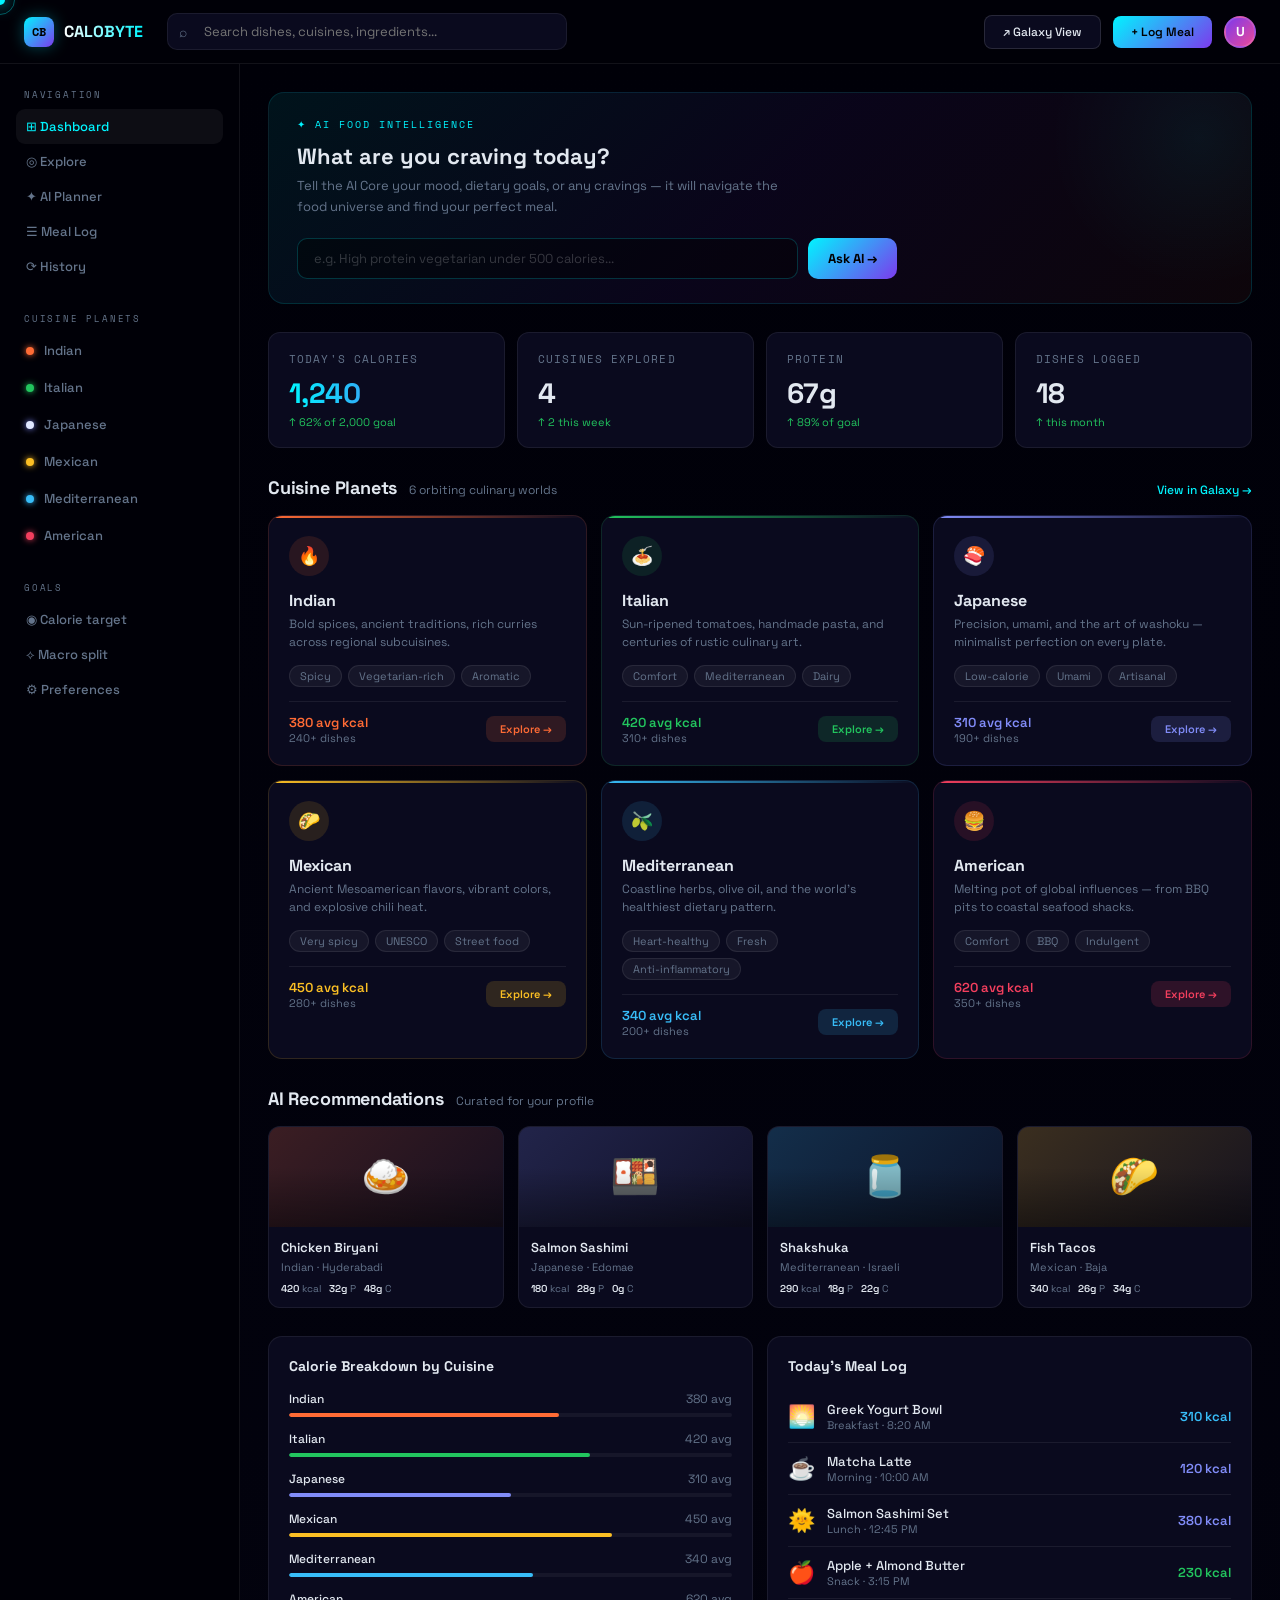
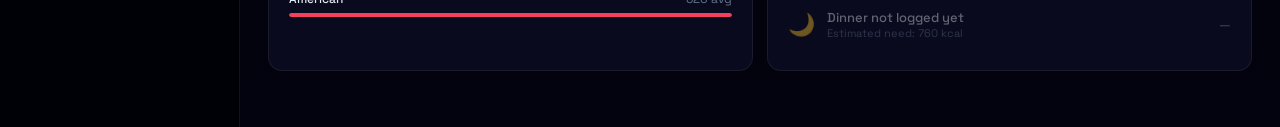
<file: templates/dashboard.html>
<!DOCTYPE html>
<html lang="en">
<head>
<meta charset="UTF-8">
<meta name="viewport" content="width=device-width, initial-scale=1.0">
<title>Calobyte — Dashboard</title>
<style>
@import url('https://fonts.googleapis.com/css2?family=Space+Grotesk:wght@300;400;500;600;700&family=Space+Mono:wght@400;700&display=swap');

*, *::before, *::after { margin: 0; padding: 0; box-sizing: border-box; }

:root {
  --void: #000008;
  --deep: #05050f;
  --surface: #0a0a1e;
  --surface2: #0f0f28;
  --border: rgba(255,255,255,0.07);
  --border2: rgba(255,255,255,0.12);
  --plasma: #00f5ff;
  --aurora: #7c3aed;
  --stellar: #e2e8f0;
  --dim: #64748b;
  --muted: #1e293b;
}

body {
  background: var(--void);
  color: var(--stellar);
  font-family: 'Space Grotesk', sans-serif;
  min-height: 100vh;
  cursor: none;
}

#cursor { position: fixed; width: 10px; height: 10px; border-radius: 50%; background: var(--plasma); pointer-events: none; z-index: 9999; transform: translate(-50%,-50%); box-shadow: 0 0 15px var(--plasma); mix-blend-mode: screen; }
#cursor-ring { position: fixed; width: 30px; height: 30px; border-radius: 50%; border: 1px solid rgba(0,245,255,0.35); pointer-events: none; z-index: 9998; transform: translate(-50%,-50%); transition: left 0.1s ease-out, top 0.1s ease-out; }

/* Layout */
.layout {
  display: grid;
  grid-template-columns: 240px 1fr;
  grid-template-rows: 64px 1fr;
  min-height: 100vh;
}

/* Top bar */
.topbar {
  grid-column: 1 / -1;
  display: flex;
  align-items: center;
  padding: 0 24px;
  border-bottom: 1px solid var(--border);
  background: rgba(0,0,8,0.9);
  backdrop-filter: blur(20px);
  position: sticky; top: 0; z-index: 50;
  gap: 24px;
}
.topbar-logo {
  display: flex; align-items: center; gap: 10px;
  text-decoration: none;
}
.logo-mark {
  width: 30px; height: 30px;
  border-radius: 8px;
  background: linear-gradient(135deg, var(--plasma), var(--aurora));
  display: flex; align-items: center; justify-content: center;
  font-family: 'Space Mono', monospace;
  font-size: 12px; font-weight: 700; color: #000;
  box-shadow: 0 0 15px rgba(0,245,255,0.3);
}
.topbar-logo span {
  font-size: 16px; font-weight: 700;
  background: linear-gradient(90deg, #fff, var(--plasma));
  -webkit-background-clip: text; -webkit-text-fill-color: transparent;
  background-clip: text;
}
.topbar-search {
  flex: 1; max-width: 400px;
  position: relative;
}
.topbar-search input {
  width: 100%;
  background: var(--surface);
  border: 1px solid var(--border);
  border-radius: 10px;
  padding: 9px 16px 9px 36px;
  color: var(--stellar);
  font-family: 'Space Grotesk', sans-serif;
  font-size: 13px;
  outline: none;
  transition: all 0.2s;
  cursor: none;
}
.topbar-search input:focus { border-color: rgba(0,245,255,0.3); background: rgba(0,245,255,0.04); }
.topbar-search .search-icon {
  position: absolute; left: 12px; top: 50%; transform: translateY(-50%);
  color: var(--dim); font-size: 14px;
}
.topbar-actions { margin-left: auto; display: flex; align-items: center; gap: 12px; }
.topbar-btn {
  padding: 8px 18px; border-radius: 8px;
  border: 1px solid var(--border2);
  background: var(--surface);
  color: var(--stellar); font-family: 'Space Grotesk', sans-serif;
  font-size: 12px; font-weight: 500; cursor: none;
  transition: all 0.2s;
}
.topbar-btn:hover { background: var(--surface2); border-color: rgba(0,245,255,0.3); }
.topbar-btn.primary {
  background: linear-gradient(135deg, var(--plasma), var(--aurora));
  color: #000; border: none; font-weight: 600;
}
.avatar {
  width: 32px; height: 32px;
  border-radius: 50%;
  background: linear-gradient(135deg, var(--aurora), #ec4899);
  display: flex; align-items: center; justify-content: center;
  font-size: 13px; font-weight: 700; color: #fff;
  border: 2px solid var(--border2);
}

/* Sidebar */
.sidebar {
  border-right: 1px solid var(--border);
  background: rgba(0,0,8,0.6);
  padding: 24px 0;
  overflow-y: auto;
}
.sidebar-section { padding: 0 16px; margin-bottom: 28px; }
.sidebar-label {
  font-family: 'Space Mono', monospace;
  font-size: 9px; letter-spacing: 0.2em;
  color: var(--dim); text-transform: uppercase;
  padding: 0 8px; margin-bottom: 8px;
}
.sidebar-item {
  display: flex; align-items: center; gap: 10px;
  padding: 9px 10px;
  border-radius: 9px;
  cursor: none;
  transition: all 0.15s;
  color: var(--dim);
  font-size: 13px; font-weight: 500;
  text-decoration: none;
}
.sidebar-item:hover, .sidebar-item.active {
  background: rgba(255,255,255,0.05);
  color: var(--stellar);
}
.sidebar-item.active { color: var(--plasma); }
.sidebar-item .dot {
  width: 8px; height: 8px; border-radius: 50%;
  flex-shrink: 0;
}
.planet-list { display: flex; flex-direction: column; gap: 2px; }

/* Main content */
.main {
  overflow-y: auto;
  padding: 28px;
  background: linear-gradient(180deg, rgba(0,0,8,0) 0%, rgba(5,5,20,0.5) 100%);
}

/* Section headers */
.section-header {
  display: flex; align-items: baseline; gap: 12px;
  margin-bottom: 16px;
}
.section-title {
  font-size: 18px; font-weight: 700;
  letter-spacing: -0.01em;
}
.section-sub {
  font-size: 12px; color: var(--dim);
}
.section-link {
  margin-left: auto;
  font-size: 12px; color: var(--plasma);
  text-decoration: none; font-weight: 500;
}
.section-link:hover { text-decoration: underline; }

/* AI Hero Card */
.ai-hero {
  background: linear-gradient(135deg, rgba(0,245,255,0.08) 0%, rgba(124,58,237,0.08) 50%, rgba(255,107,53,0.05) 100%);
  border: 1px solid rgba(0,245,255,0.12);
  border-radius: 16px;
  padding: 24px 28px;
  margin-bottom: 28px;
  position: relative;
  overflow: hidden;
}
.ai-hero::before {
  content: '';
  position: absolute;
  top: -50%; right: -10%;
  width: 300px; height: 300px;
  background: radial-gradient(circle, rgba(0,245,255,0.06) 0%, transparent 70%);
  pointer-events: none;
}
.ai-hero-tag {
  font-family: 'Space Mono', monospace;
  font-size: 10px; letter-spacing: 0.2em;
  color: var(--plasma); text-transform: uppercase;
  margin-bottom: 10px;
}
.ai-hero-title { font-size: 22px; font-weight: 700; margin-bottom: 6px; }
.ai-hero-desc { font-size: 13px; color: var(--dim); max-width: 500px; line-height: 1.6; margin-bottom: 20px; }
.ai-prompt-row { display: flex; gap: 10px; max-width: 600px; }
.ai-prompt-input {
  flex: 1;
  background: rgba(0,0,0,0.4);
  border: 1px solid rgba(0,245,255,0.2);
  border-radius: 10px;
  padding: 11px 16px;
  color: var(--stellar);
  font-family: 'Space Grotesk', sans-serif;
  font-size: 13px; outline: none; cursor: none;
}
.ai-prompt-input::placeholder { color: rgba(255,255,255,0.2); }
.ai-prompt-input:focus { border-color: rgba(0,245,255,0.5); background: rgba(0,245,255,0.05); }
.ai-prompt-btn {
  padding: 11px 20px;
  border-radius: 10px;
  background: linear-gradient(135deg, var(--plasma), var(--aurora));
  color: #000; font-family: 'Space Grotesk', sans-serif;
  font-size: 13px; font-weight: 700;
  border: none; cursor: none;
  white-space: nowrap; transition: all 0.2s;
}
.ai-prompt-btn:hover { transform: scale(1.02); box-shadow: 0 0 20px rgba(0,245,255,0.3); }

/* AI Response box */
#dash-ai-response {
  margin-top: 14px;
  padding: 14px 16px;
  background: rgba(0,0,0,0.5);
  border: 1px solid rgba(0,245,255,0.15);
  border-radius: 10px;
  font-size: 13px;
  line-height: 1.7;
  color: var(--stellar);
  display: none;
}
#dash-ai-response.visible { display: block; }

/* Stats row */
.stats-row {
  display: grid;
  grid-template-columns: repeat(4, 1fr);
  gap: 12px;
  margin-bottom: 28px;
}
.stat-card {
  background: var(--surface);
  border: 1px solid var(--border);
  border-radius: 12px;
  padding: 18px 20px;
  transition: all 0.2s;
}
.stat-card:hover { border-color: var(--border2); background: var(--surface2); }
.stat-card-label {
  font-size: 11px; color: var(--dim);
  text-transform: uppercase; letter-spacing: 0.1em;
  font-family: 'Space Mono', monospace;
  margin-bottom: 8px;
}
.stat-card-value {
  font-size: 28px; font-weight: 700;
  letter-spacing: -0.02em;
}
.stat-card-delta {
  font-size: 11px; margin-top: 4px;
  color: #22c55e;
}
.stat-card-delta.neg { color: #f43f5e; }

/* Cuisine planet cards */
.planets-grid {
  display: grid;
  grid-template-columns: repeat(3, 1fr);
  gap: 14px;
  margin-bottom: 28px;
}
.planet-card {
  background: var(--surface);
  border: 1px solid var(--border);
  border-radius: 14px;
  padding: 20px;
  cursor: none;
  transition: all 0.2s;
  position: relative;
  overflow: hidden;
}
.planet-card::before {
  content: '';
  position: absolute;
  top: 0; left: 0; right: 0; height: 2px;
  opacity: 0.6;
  transition: opacity 0.2s;
}
.planet-card:hover {
  border-color: var(--border2);
  transform: translateY(-2px);
  background: var(--surface2);
}
.planet-card:hover::before { opacity: 1; }
.planet-card .orb {
  width: 40px; height: 40px;
  border-radius: 50%;
  margin-bottom: 14px;
  display: flex; align-items: center; justify-content: center;
  font-size: 18px;
}
.planet-card-name { font-size: 16px; font-weight: 700; margin-bottom: 4px; }
.planet-card-sub { font-size: 12px; color: var(--dim); margin-bottom: 14px; line-height: 1.5; }
.planet-card-tags { display: flex; flex-wrap: wrap; gap: 6px; margin-bottom: 14px; }
.tag {
  font-size: 11px; padding: 3px 10px;
  border-radius: 100px;
  background: rgba(255,255,255,0.05);
  border: 1px solid rgba(255,255,255,0.08);
  color: var(--dim);
}
.planet-card-footer {
  display: flex; align-items: center; justify-content: space-between;
  padding-top: 12px;
  border-top: 1px solid var(--border);
}
.planet-card-kcal { font-size: 13px; font-weight: 600; }
.planet-card-count { font-size: 11px; color: var(--dim); }
.explore-btn {
  padding: 6px 14px;
  border-radius: 8px;
  font-size: 11px; font-weight: 600;
  border: none; cursor: none;
  transition: all 0.2s;
  font-family: 'Space Grotesk', sans-serif;
}
.explore-btn:hover { opacity: 0.85; transform: scale(1.02); }

/* Recommended meals */
.meals-grid {
  display: grid;
  grid-template-columns: repeat(4, 1fr);
  gap: 14px;
  margin-bottom: 28px;
}
.meal-card {
  background: var(--surface);
  border: 1px solid var(--border);
  border-radius: 12px;
  overflow: hidden;
  cursor: none;
  transition: all 0.2s;
}
.meal-card:hover { border-color: var(--border2); transform: translateY(-2px); }
.meal-thumb {
  height: 100px;
  display: flex; align-items: center; justify-content: center;
  font-size: 40px;
  position: relative;
  overflow: hidden;
}
.meal-thumb::after {
  content: '';
  position: absolute; inset: 0;
  background: linear-gradient(to bottom, transparent 40%, rgba(0,0,0,0.4) 100%);
}
.meal-body { padding: 12px; }
.meal-name { font-size: 13px; font-weight: 600; margin-bottom: 4px; }
.meal-origin { font-size: 11px; color: var(--dim); margin-bottom: 8px; }
.meal-macros { display: flex; gap: 8px; }
.macro { font-size: 10px; color: var(--dim); }
.macro strong { color: var(--stellar); font-weight: 600; }

/* Bottom two-column */
.bottom-row { display: grid; grid-template-columns: 1fr 1fr; gap: 14px; margin-bottom: 28px; }
.panel {
  background: var(--surface);
  border: 1px solid var(--border);
  border-radius: 14px;
  padding: 20px;
}
.panel-title { font-size: 14px; font-weight: 700; margin-bottom: 16px; }
.cal-bar-item { margin-bottom: 14px; }
.cal-bar-header { display: flex; justify-content: space-between; margin-bottom: 6px; font-size: 12px; }
.cal-bar-name { color: var(--stellar); font-weight: 500; }
.cal-bar-val { color: var(--dim); }
.cal-bar-track {
  height: 4px; border-radius: 2px;
  background: rgba(255,255,255,0.05);
  overflow: hidden;
}
.cal-bar-fill { height: 100%; border-radius: 2px; }

.log-item {
  display: flex; align-items: center; gap: 12px;
  padding: 10px 0;
  border-bottom: 1px solid var(--border);
}
.log-item:last-child { border-bottom: none; }
.log-icon { font-size: 22px; flex-shrink: 0; }
.log-info { flex: 1; }
.log-name { font-size: 13px; font-weight: 500; }
.log-time { font-size: 11px; color: var(--dim); }
.log-cal { font-size: 13px; font-weight: 600; }
</style>
</head>
<body>

<div id="cursor"></div>
<div id="cursor-ring"></div>

<div class="layout">
  <!-- Top bar -->
  <header class="topbar">
    <a href="index.html" class="topbar-logo" style="text-decoration:none;">
      <div class="logo-mark">CB</div>
      <span>CALOBYTE</span>
    </a>
    <div class="topbar-search">
      <span class="search-icon">⌕</span>
      <input type="text" placeholder="Search dishes, cuisines, ingredients..." />
    </div>
    <div class="topbar-actions">
      <button class="topbar-btn" onclick="window.location='index.html'">↗ Galaxy View</button>
      <button class="topbar-btn primary">+ Log Meal</button>
      <div class="avatar">U</div>
    </div>
  </header>

  <!-- Sidebar -->
  <aside class="sidebar">
    <div class="sidebar-section">
      <div class="sidebar-label">Navigation</div>
      <a class="sidebar-item active" href="#">⊞ Dashboard</a>
      <a class="sidebar-item" href="#">◎ Explore</a>
      <a class="sidebar-item" href="#">✦ AI Planner</a>
      <a class="sidebar-item" href="#">☰ Meal Log</a>
      <a class="sidebar-item" href="#">⟳ History</a>
    </div>
    <div class="sidebar-section">
      <div class="sidebar-label">Cuisine Planets</div>
      <div class="planet-list">
        <a class="sidebar-item" href="#"><span class="dot" style="background:#ff6b35;box-shadow:0 0 6px #ff6b35"></span>Indian</a>
        <a class="sidebar-item" href="#"><span class="dot" style="background:#22c55e;box-shadow:0 0 6px #22c55e"></span>Italian</a>
        <a class="sidebar-item" href="#"><span class="dot" style="background:#e0e7ff;box-shadow:0 0 6px #818cf8"></span>Japanese</a>
        <a class="sidebar-item" href="#"><span class="dot" style="background:#fbbf24;box-shadow:0 0 6px #fbbf24"></span>Mexican</a>
        <a class="sidebar-item" href="#"><span class="dot" style="background:#38bdf8;box-shadow:0 0 6px #38bdf8"></span>Mediterranean</a>
        <a class="sidebar-item" href="#"><span class="dot" style="background:#f43f5e;box-shadow:0 0 6px #f43f5e"></span>American</a>
      </div>
    </div>
    <div class="sidebar-section">
      <div class="sidebar-label">Goals</div>
      <a class="sidebar-item" href="#">◉ Calorie target</a>
      <a class="sidebar-item" href="#">⟡ Macro split</a>
      <a class="sidebar-item" href="#">⚙ Preferences</a>
    </div>
  </aside>

  <!-- Main -->
  <main class="main">
    <!-- AI Hero -->
    <div class="ai-hero">
      <div class="ai-hero-tag">✦ AI Food Intelligence</div>
      <div class="ai-hero-title">What are you craving today?</div>
      <div class="ai-hero-desc">Tell the AI Core your mood, dietary goals, or any cravings — it will navigate the food universe and find your perfect meal.</div>
      <div class="ai-prompt-row">
        <input class="ai-prompt-input" id="dash-ai-input" type="text" placeholder="e.g. High protein vegetarian under 500 calories..." />
        <button class="ai-prompt-btn" onclick="dashAiQuery()">Ask AI →</button>
      </div>
      <div id="dash-ai-response"></div>
    </div>

    <!-- Stats -->
    <div class="stats-row">
      <div class="stat-card">
        <div class="stat-card-label">Today's Calories</div>
        <div class="stat-card-value" style="background:linear-gradient(90deg,var(--plasma),var(--aurora));-webkit-background-clip:text;-webkit-text-fill-color:transparent;background-clip:text">1,240</div>
        <div class="stat-card-delta">↑ 62% of 2,000 goal</div>
      </div>
      <div class="stat-card">
        <div class="stat-card-label">Cuisines Explored</div>
        <div class="stat-card-value">4</div>
        <div class="stat-card-delta">↑ 2 this week</div>
      </div>
      <div class="stat-card">
        <div class="stat-card-label">Protein</div>
        <div class="stat-card-value">67g</div>
        <div class="stat-card-delta">↑ 89% of goal</div>
      </div>
      <div class="stat-card">
        <div class="stat-card-label">Dishes Logged</div>
        <div class="stat-card-value">18</div>
        <div class="stat-card-delta">↑ this month</div>
      </div>
    </div>

    <!-- Cuisine planets -->
    <div class="section-header">
      <div class="section-title">Cuisine Planets</div>
      <div class="section-sub">6 orbiting culinary worlds</div>
      <a href="index.html" class="section-link">View in Galaxy →</a>
    </div>
    <div class="planets-grid">
      <div class="planet-card" style="border-color:rgba(255,107,53,0.15)">
        <div style="position:absolute;top:0;left:0;right:0;height:2px;background:linear-gradient(90deg,#ff6b35,transparent)"></div>
        <div class="orb" style="background:rgba(255,107,53,0.12)">🔥</div>
        <div class="planet-card-name">Indian</div>
        <div class="planet-card-sub">Bold spices, ancient traditions, rich curries across regional subcuisines.</div>
        <div class="planet-card-tags">
          <span class="tag">Spicy</span><span class="tag">Vegetarian-rich</span><span class="tag">Aromatic</span>
        </div>
        <div class="planet-card-footer">
          <div>
            <div class="planet-card-kcal" style="color:#ff6b35">380 avg kcal</div>
            <div class="planet-card-count">240+ dishes</div>
          </div>
          <button class="explore-btn" style="background:rgba(255,107,53,0.15);color:#ff6b35;">Explore →</button>
        </div>
      </div>
      <div class="planet-card" style="border-color:rgba(34,197,94,0.15)">
        <div style="position:absolute;top:0;left:0;right:0;height:2px;background:linear-gradient(90deg,#22c55e,transparent)"></div>
        <div class="orb" style="background:rgba(34,197,94,0.12)">🍝</div>
        <div class="planet-card-name">Italian</div>
        <div class="planet-card-sub">Sun-ripened tomatoes, handmade pasta, and centuries of rustic culinary art.</div>
        <div class="planet-card-tags">
          <span class="tag">Comfort</span><span class="tag">Mediterranean</span><span class="tag">Dairy</span>
        </div>
        <div class="planet-card-footer">
          <div>
            <div class="planet-card-kcal" style="color:#22c55e">420 avg kcal</div>
            <div class="planet-card-count">310+ dishes</div>
          </div>
          <button class="explore-btn" style="background:rgba(34,197,94,0.15);color:#22c55e;">Explore →</button>
        </div>
      </div>
      <div class="planet-card" style="border-color:rgba(129,140,248,0.15)">
        <div style="position:absolute;top:0;left:0;right:0;height:2px;background:linear-gradient(90deg,#818cf8,transparent)"></div>
        <div class="orb" style="background:rgba(129,140,248,0.12)">🍣</div>
        <div class="planet-card-name">Japanese</div>
        <div class="planet-card-sub">Precision, umami, and the art of washoku — minimalist perfection on every plate.</div>
        <div class="planet-card-tags">
          <span class="tag">Low-calorie</span><span class="tag">Umami</span><span class="tag">Artisanal</span>
        </div>
        <div class="planet-card-footer">
          <div>
            <div class="planet-card-kcal" style="color:#818cf8">310 avg kcal</div>
            <div class="planet-card-count">190+ dishes</div>
          </div>
          <button class="explore-btn" style="background:rgba(129,140,248,0.15);color:#818cf8;">Explore →</button>
        </div>
      </div>
      <div class="planet-card" style="border-color:rgba(251,191,36,0.15)">
        <div style="position:absolute;top:0;left:0;right:0;height:2px;background:linear-gradient(90deg,#fbbf24,transparent)"></div>
        <div class="orb" style="background:rgba(251,191,36,0.12)">🌮</div>
        <div class="planet-card-name">Mexican</div>
        <div class="planet-card-sub">Ancient Mesoamerican flavors, vibrant colors, and explosive chili heat.</div>
        <div class="planet-card-tags">
          <span class="tag">Very spicy</span><span class="tag">UNESCO</span><span class="tag">Street food</span>
        </div>
        <div class="planet-card-footer">
          <div>
            <div class="planet-card-kcal" style="color:#fbbf24">450 avg kcal</div>
            <div class="planet-card-count">280+ dishes</div>
          </div>
          <button class="explore-btn" style="background:rgba(251,191,36,0.15);color:#fbbf24;">Explore →</button>
        </div>
      </div>
      <div class="planet-card" style="border-color:rgba(56,189,248,0.15)">
        <div style="position:absolute;top:0;left:0;right:0;height:2px;background:linear-gradient(90deg,#38bdf8,transparent)"></div>
        <div class="orb" style="background:rgba(56,189,248,0.12)">🫒</div>
        <div class="planet-card-name">Mediterranean</div>
        <div class="planet-card-sub">Coastline herbs, olive oil, and the world's healthiest dietary pattern.</div>
        <div class="planet-card-tags">
          <span class="tag">Heart-healthy</span><span class="tag">Fresh</span><span class="tag">Anti-inflammatory</span>
        </div>
        <div class="planet-card-footer">
          <div>
            <div class="planet-card-kcal" style="color:#38bdf8">340 avg kcal</div>
            <div class="planet-card-count">200+ dishes</div>
          </div>
          <button class="explore-btn" style="background:rgba(56,189,248,0.15);color:#38bdf8;">Explore →</button>
        </div>
      </div>
      <div class="planet-card" style="border-color:rgba(244,63,94,0.15)">
        <div style="position:absolute;top:0;left:0;right:0;height:2px;background:linear-gradient(90deg,#f43f5e,transparent)"></div>
        <div class="orb" style="background:rgba(244,63,94,0.12)">🍔</div>
        <div class="planet-card-name">American</div>
        <div class="planet-card-sub">Melting pot of global influences — from BBQ pits to coastal seafood shacks.</div>
        <div class="planet-card-tags">
          <span class="tag">Comfort</span><span class="tag">BBQ</span><span class="tag">Indulgent</span>
        </div>
        <div class="planet-card-footer">
          <div>
            <div class="planet-card-kcal" style="color:#f43f5e">620 avg kcal</div>
            <div class="planet-card-count">350+ dishes</div>
          </div>
          <button class="explore-btn" style="background:rgba(244,63,94,0.15);color:#f43f5e;">Explore →</button>
        </div>
      </div>
    </div>

    <!-- AI Recommended meals -->
    <div class="section-header">
      <div class="section-title">AI Recommendations</div>
      <div class="section-sub">Curated for your profile</div>
    </div>
    <div class="meals-grid">
      <div class="meal-card">
        <div class="meal-thumb" style="background:linear-gradient(135deg,rgba(255,107,53,0.2),rgba(255,107,53,0.05))">🍛</div>
        <div class="meal-body">
          <div class="meal-name">Chicken Biryani</div>
          <div class="meal-origin">Indian · Hyderabadi</div>
          <div class="meal-macros">
            <span class="macro"><strong>420</strong> kcal</span>
            <span class="macro"><strong>32g</strong> P</span>
            <span class="macro"><strong>48g</strong> C</span>
          </div>
        </div>
      </div>
      <div class="meal-card">
        <div class="meal-thumb" style="background:linear-gradient(135deg,rgba(129,140,248,0.2),rgba(129,140,248,0.05))">🍱</div>
        <div class="meal-body">
          <div class="meal-name">Salmon Sashimi</div>
          <div class="meal-origin">Japanese · Edomae</div>
          <div class="meal-macros">
            <span class="macro"><strong>180</strong> kcal</span>
            <span class="macro"><strong>28g</strong> P</span>
            <span class="macro"><strong>0g</strong> C</span>
          </div>
        </div>
      </div>
      <div class="meal-card">
        <div class="meal-thumb" style="background:linear-gradient(135deg,rgba(56,189,248,0.2),rgba(56,189,248,0.05))">🫙</div>
        <div class="meal-body">
          <div class="meal-name">Shakshuka</div>
          <div class="meal-origin">Mediterranean · Israeli</div>
          <div class="meal-macros">
            <span class="macro"><strong>290</strong> kcal</span>
            <span class="macro"><strong>18g</strong> P</span>
            <span class="macro"><strong>22g</strong> C</span>
          </div>
        </div>
      </div>
      <div class="meal-card">
        <div class="meal-thumb" style="background:linear-gradient(135deg,rgba(251,191,36,0.2),rgba(251,191,36,0.05))">🌮</div>
        <div class="meal-body">
          <div class="meal-name">Fish Tacos</div>
          <div class="meal-origin">Mexican · Baja</div>
          <div class="meal-macros">
            <span class="macro"><strong>340</strong> kcal</span>
            <span class="macro"><strong>26g</strong> P</span>
            <span class="macro"><strong>34g</strong> C</span>
          </div>
        </div>
      </div>
    </div>

    <!-- Bottom row -->
    <div class="bottom-row">
      <div class="panel">
        <div class="panel-title">Calorie Breakdown by Cuisine</div>
        <div class="cal-bar-item">
          <div class="cal-bar-header"><span class="cal-bar-name">Indian</span><span class="cal-bar-val">380 avg</span></div>
          <div class="cal-bar-track"><div class="cal-bar-fill" style="width:61%;background:#ff6b35"></div></div>
        </div>
        <div class="cal-bar-item">
          <div class="cal-bar-header"><span class="cal-bar-name">Italian</span><span class="cal-bar-val">420 avg</span></div>
          <div class="cal-bar-track"><div class="cal-bar-fill" style="width:68%;background:#22c55e"></div></div>
        </div>
        <div class="cal-bar-item">
          <div class="cal-bar-header"><span class="cal-bar-name">Japanese</span><span class="cal-bar-val">310 avg</span></div>
          <div class="cal-bar-track"><div class="cal-bar-fill" style="width:50%;background:#818cf8"></div></div>
        </div>
        <div class="cal-bar-item">
          <div class="cal-bar-header"><span class="cal-bar-name">Mexican</span><span class="cal-bar-val">450 avg</span></div>
          <div class="cal-bar-track"><div class="cal-bar-fill" style="width:73%;background:#fbbf24"></div></div>
        </div>
        <div class="cal-bar-item">
          <div class="cal-bar-header"><span class="cal-bar-name">Mediterranean</span><span class="cal-bar-val">340 avg</span></div>
          <div class="cal-bar-track"><div class="cal-bar-fill" style="width:55%;background:#38bdf8"></div></div>
        </div>
        <div class="cal-bar-item">
          <div class="cal-bar-header"><span class="cal-bar-name">American</span><span class="cal-bar-val">620 avg</span></div>
          <div class="cal-bar-track"><div class="cal-bar-fill" style="width:100%;background:#f43f5e"></div></div>
        </div>
      </div>
      <div class="panel">
        <div class="panel-title">Today's Meal Log</div>
        <div class="log-item">
          <div class="log-icon">🌅</div>
          <div class="log-info">
            <div class="log-name">Greek Yogurt Bowl</div>
            <div class="log-time">Breakfast · 8:20 AM</div>
          </div>
          <div class="log-cal" style="color:#38bdf8">310 kcal</div>
        </div>
        <div class="log-item">
          <div class="log-icon">☕</div>
          <div class="log-info">
            <div class="log-name">Matcha Latte</div>
            <div class="log-time">Morning · 10:00 AM</div>
          </div>
          <div class="log-cal" style="color:#818cf8">120 kcal</div>
        </div>
        <div class="log-item">
          <div class="log-icon">🌞</div>
          <div class="log-info">
            <div class="log-name">Salmon Sashimi Set</div>
            <div class="log-time">Lunch · 12:45 PM</div>
          </div>
          <div class="log-cal" style="color:#818cf8">380 kcal</div>
        </div>
        <div class="log-item">
          <div class="log-icon">🍎</div>
          <div class="log-info">
            <div class="log-name">Apple + Almond Butter</div>
            <div class="log-time">Snack · 3:15 PM</div>
          </div>
          <div class="log-cal" style="color:#22c55e">230 kcal</div>
        </div>
        <div class="log-item" style="border-bottom:none;opacity:0.4">
          <div class="log-icon">🌙</div>
          <div class="log-info">
            <div class="log-name">Dinner not logged yet</div>
            <div class="log-time">Estimated need: 760 kcal</div>
          </div>
          <div class="log-cal" style="color:var(--dim)">—</div>
        </div>
      </div>
    </div>
  </main>
</div>

<script>
const cursor = document.getElementById('cursor');
const ring = document.getElementById('cursor-ring');
document.addEventListener('mousemove', e => {
  cursor.style.left = e.clientX + 'px';
  cursor.style.top = e.clientY + 'px';
  setTimeout(() => {
    ring.style.left = e.clientX + 'px';
    ring.style.top = e.clientY + 'px';
  }, 80);
});

async function dashAiQuery() {
  const input = document.getElementById('dash-ai-input');
  const responseEl = document.getElementById('dash-ai-response');
  const query = input.value.trim();
  if (!query) return;

  responseEl.innerHTML = '<em style="opacity:0.5">Consulting AI Core...</em>';
  responseEl.classList.add('visible');

  try {
    const res = await fetch('https://api.anthropic.com/v1/messages', {
      method: 'POST',
      headers: { 'Content-Type': 'application/json' },
      body: JSON.stringify({
        model: 'claude-sonnet-4-6',
        max_tokens: 1000,
        system: 'You are the Calobyte AI food intelligence system. You help users discover food from 6 cuisine planets: Indian, Italian, Japanese, Mexican, Mediterranean, American. Provide specific, enthusiastic food recommendations in 2-4 sentences. Include dish names, calorie estimates, and health benefits. Be warm and food-passionate.',
        messages: [{ role: 'user', content: query }]
      })
    });
    const data = await res.json();
    responseEl.innerHTML = data.content?.[0]?.text || 'Here are some great options from across the cuisine planets!';
  } catch(e) {
    const fallbacks = [
      'For a high-protein vegetarian option, try Japanese edamame and tofu miso ramen (420 kcal, 28g protein) — deeply satisfying with plant-based umami. From the Mediterranean planet, shakshuka with extra eggs is another powerhouse at 290 kcal and 20g protein.',
      'The Indian cuisine planet is perfect for high-fiber options — a dal tadka with brown rice gives you 35g fiber and complex spices for just 380 kcal. Also check out chana masala, packed with 15g of plant protein per serving.'
    ];
    responseEl.innerHTML = fallbacks[Math.floor(Math.random() * fallbacks.length)];
  }
  input.value = '';
}

document.getElementById('dash-ai-input').addEventListener('keydown', e => {
  if (e.key === 'Enter') dashAiQuery();
});

// Highlight selected cuisine if coming from galaxy
const selected = sessionStorage.getItem('selectedCuisine');
if (selected) {
  document.querySelectorAll('.planet-card').forEach(card => {
    if (card.querySelector('.planet-card-name')?.textContent === selected) {
      card.style.borderColor = 'rgba(0,245,255,0.3)';
      card.style.boxShadow = '0 0 30px rgba(0,245,255,0.08)';
      setTimeout(() => card.scrollIntoView({ behavior: 'smooth', block: 'center' }), 500);
    }
  });
}
</script>
</body>
</html>
</file>
